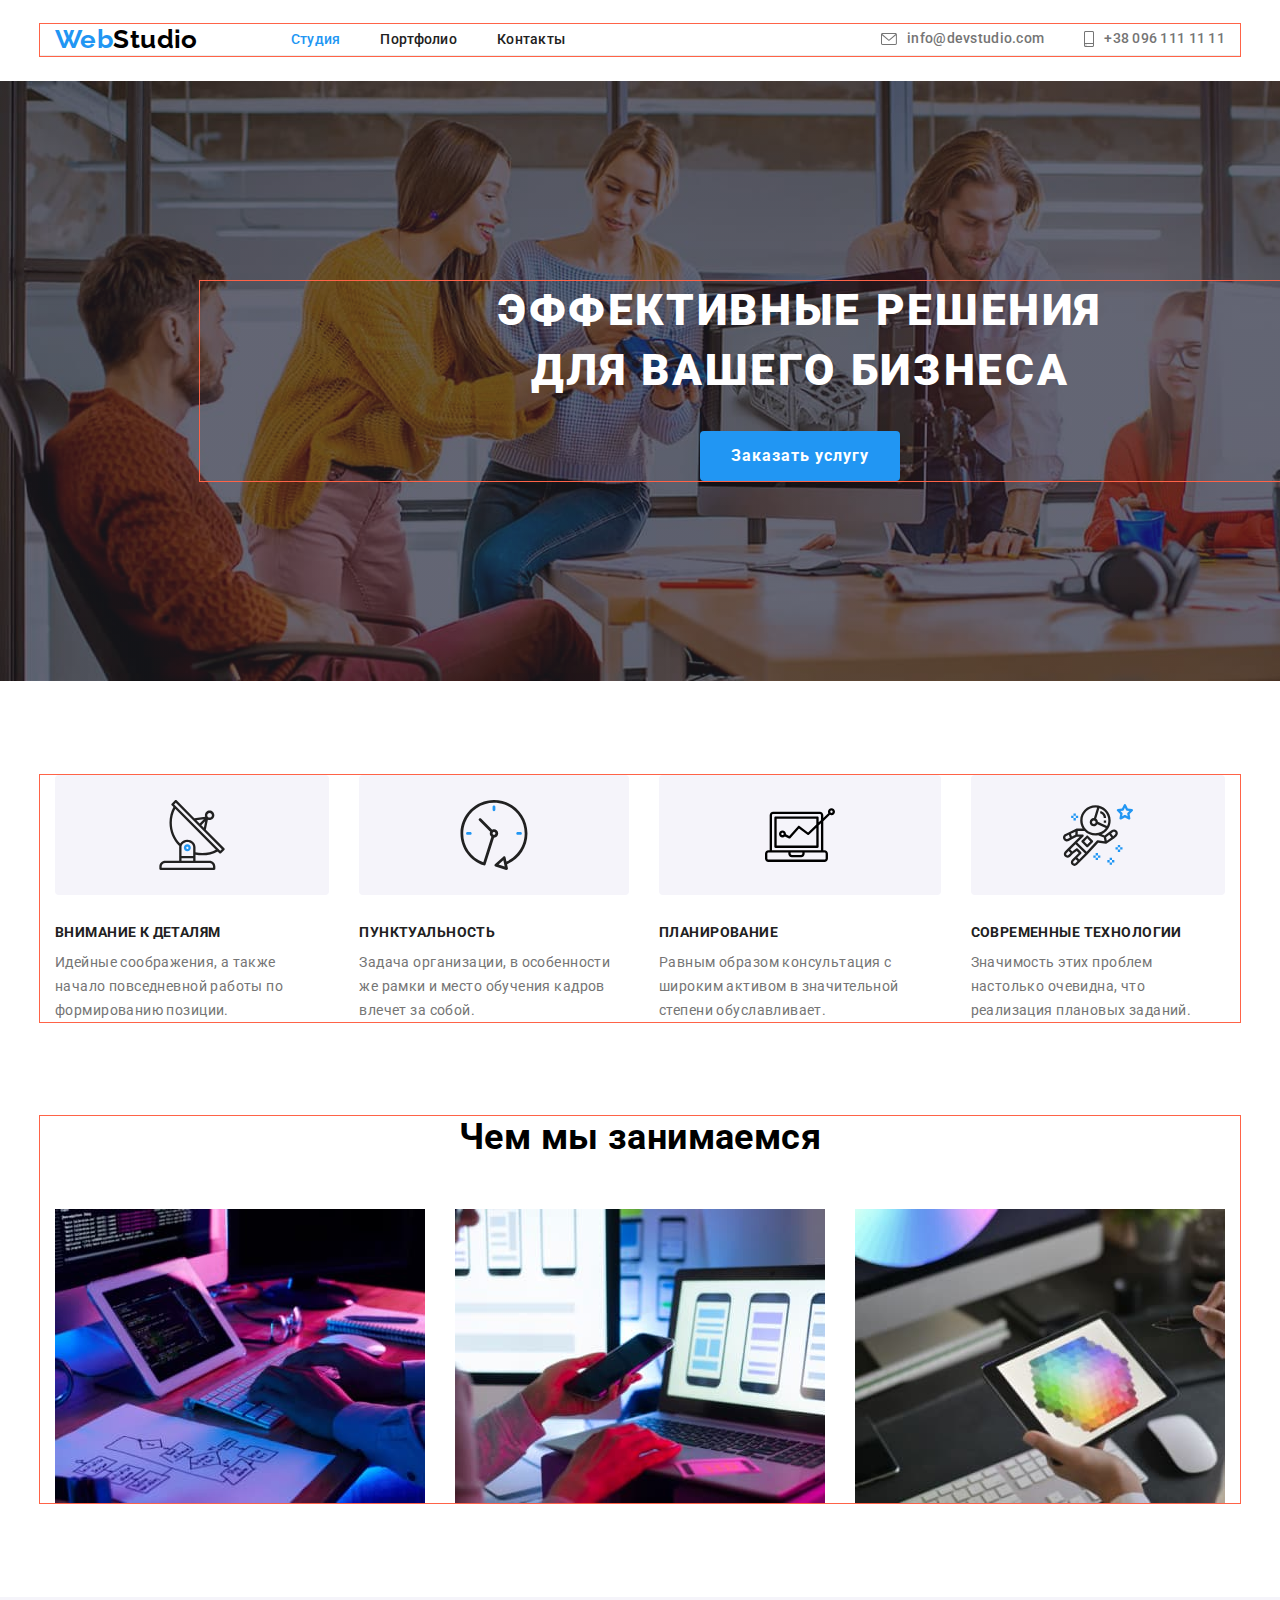
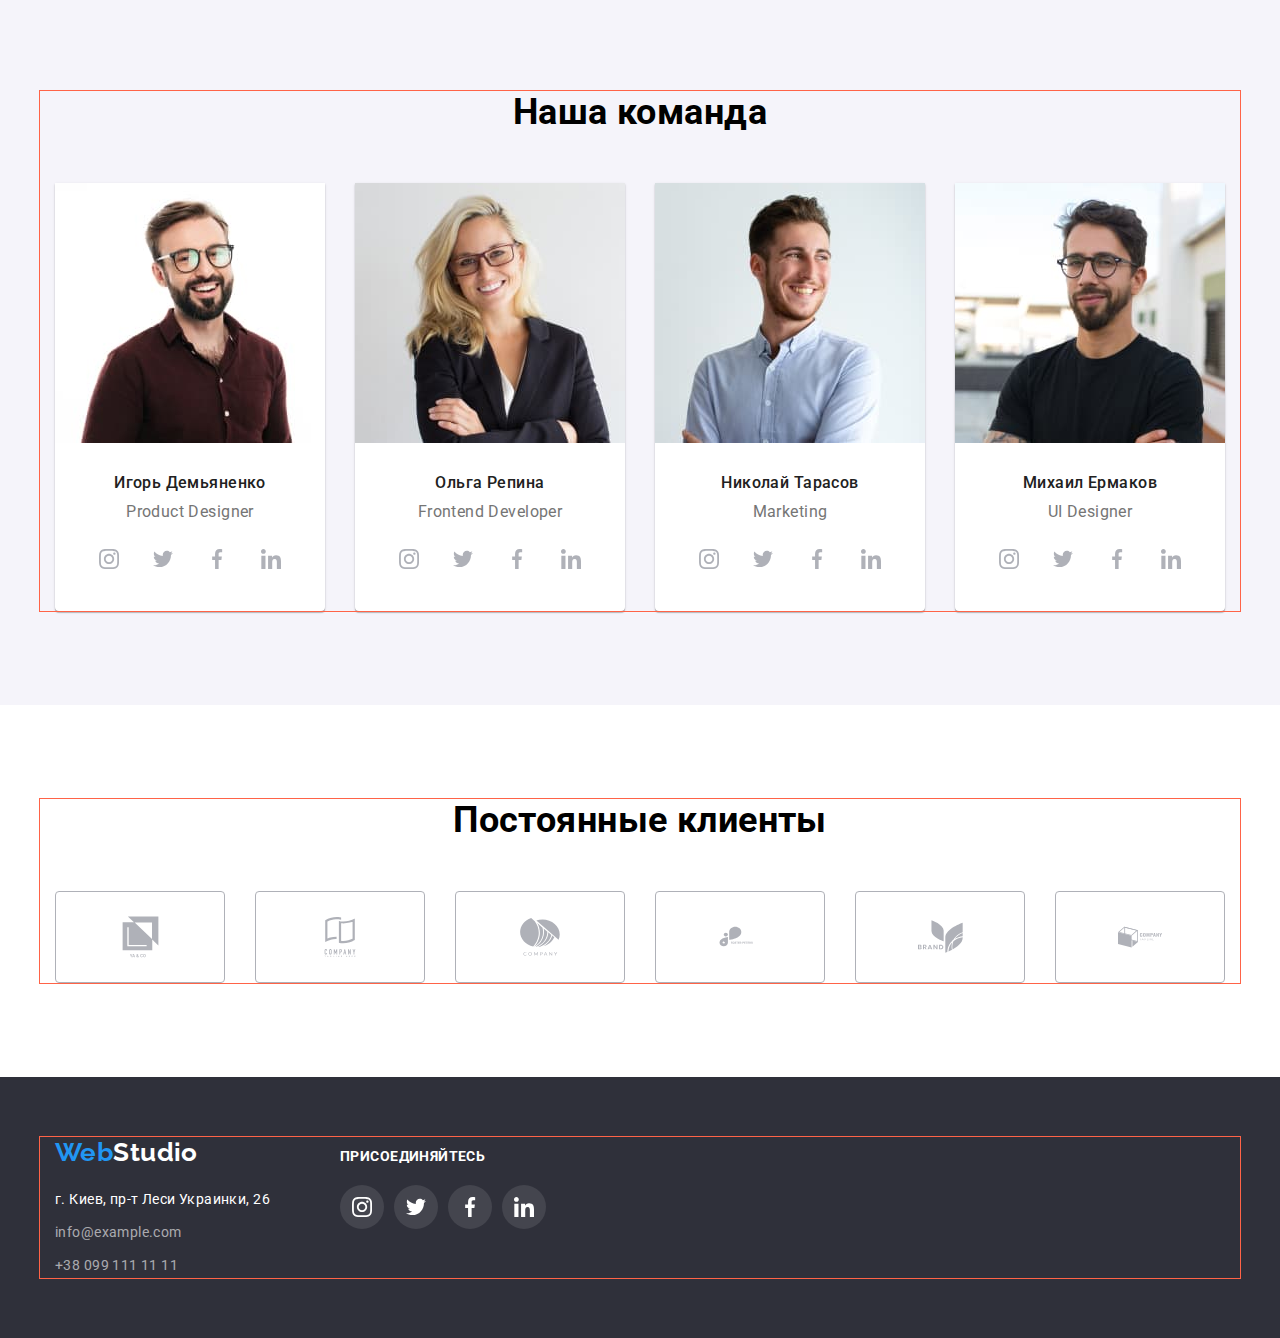
<file: index.html>
<!DOCTYPE html>
<html lang="ru">
  <head>
    <meta charset="UTF-8" />
    <meta http-equiv="X-UA-Compatible" content="IE=edge" />
    <meta name="viewport" content="width=device-width, initial-scale=1.0" />
    <title lang="en">WebStudio</title>
    
    <link rel="preconnect" href="https://fonts.googleapis.com">
    <link rel="preconnect" href="https://fonts.gstatic.com" crossorigin>
    <link href="https://fonts.googleapis.com/css2?family=Raleway:wght@700&family=Roboto:wght@400;500;700;900&display=swap" rel="stylesheet">

<link rel="stylesheet" href="https://cdn.jsdelivr.net/npm/modern-normalize@1.1.0/modern-normalize.min.css">

    <link rel="stylesheet" href="./css/styles.css">
  </head>

  <body>
    <!--Шапка-->
    <header class="top-header">
      <div class="container page-header-container">
      <nav class="nav">
        <a class="logo link" href="./index.html" lang="en"> <span class="accent">Web</span>Studio</a>

        <ul class="site-list list">
          <li class="site-item"><a class="site-link current link" href="./index.html">Студия</a></li>
          <li class="site-item"><a class="site-link link" href="./portfolio.html">Портфолио</a></li >
          <li class="site-item"><a  class="site-link link" href="">Контакты</a></li>
        </ul>
      </nav>

      <ul class="contact list">
        <li class="contact-item link">
          <a class="contact-link contact-link-mail link" 
           href="mailto:info@devstudio.com">
          <svg class="icon-envelope">
            <use href="./images/sprite-envelope.svg#icon-envelope-hover-1"></use>
          </svg>
          info@devstudio.com</a></li>
        <li class="contact-item contact-item-phone"><a class="contact-link link"  href="tel:+380961111111"><svg class="icon-smartphone">
          <use href="./images/sprite-smartphone.svg#icon-smartphone-1-1"></use>
        </svg> +38 096 111 11 11</a></li>
      </ul>
     
      </div>
    </header>

    <!--Уникальный контент страницы-->
    <main>
      <section class="hero section">
        <div class="container">
        <h1 class="main-title">Эффективные решения для вашего бизнеса</h1>
        <button class="modal-btm" type="button">Заказать услугу</button>
        </div>
      </section>
  

      <!--Особенности-->
      <section class="properties section">
        <div class="container">
        <!--скрытый h2-->
        <h2 class="title-properties visually-hidden">Особенности</h2>
            <ul class="properties-item properties-item-text list">
          
              <li class="properties-list">
            <div class="properties-cards">
                <svg class="properties-icom" width="70" height="70">
              <use href="./images/sprite.svg#icon-antenna"></use>
            </svg>
            </div>
            <h3 class="properties-title-text">Внимание к деталям</h3>
            <p class="properties-text">
              Идейные соображения, а также начало повседневной работы по
              формированию позиции.
            </p>
          </li>

          <li class="properties-list">
            <div class="properties-cards">
            <svg class="properties-icom" width="70" height="70">
              <use href="./images/sprite.svg#icon-clock"></use>
            </svg>
            </div>
            <h3 class="properties-title-text">Пунктуальность</h3>
            <p class="properties-text">
              Задача организации, в особенности же рамки и место обучения кадров
              влечет за собой.
            </p>
          </li>

          <li class="properties-list">
            <div class="properties-cards">
            <svg class="properties-icom" width="70" height="70">
              <use href="./images/sprite.svg#icon-Vector"></use>
            </svg>
            </div>
            <h3 class="properties-title-text">Планирование</h3>
            <p class="properties-text">
              Равным образом консультация с широким активом в значительной
              степени обуславливает.
            </p>
          </li>

          <li class="properties-list">
            <div class="properties-cards">
            <svg class="properties-icom" width="70" height="70">
              <use href="./images/sprite.svg#icon-astronaut"></use>
            </svg>
            </div>
            <h3 class="properties-title-text">Современные технологии</h3>
            <p class="properties-text">
              Значимость этих проблем настолько очевидна, что реализация
              плановых заданий.
            </p>
          </li>
        </ul>
        </div>
      </section>

      <!--Чем мы занимаемся-->
      <section class="activity section">
        <div class="container">
        <h2 class="title">Чем мы занимаемся</h2>
        <ul class="activity-item list">
          <li class="activity-list">
            <img
              src="./images/activity/web.jpg"
              alt="верстка сайта по макету"
              width="370"
              height="294"
            />
          </li>
          <li class="activity-list">
            <img
              src="./images/activity/mobil.jpg"
              alt="создание мобильных приложений"
              width="370"
              height="294"
            />
          </li>
          <li class="activity-list">
            <img
              src="./images/activity/design.jpg"
              alt="дизайн сайтов"
              width="370"
              height="294"
            />
          </li>
        </ul>
        </div>
      </section>

      <!--Наша команда-->
      <section class="team section">
        <div class="container">
        <h2 class="title">Наша команда</h2>
        <ul class="team-item list">
          <li class="team-list">
            <img
              src="./images/team/Product-Designer.jpg"
              alt="Игорь Демьяненко"
              width="270"
              height="260"
            />
            <div class="name-container">
            <h3 class="name-title">Игорь Демьяненко</h3>
            <p class="name-text" lang="en">Product Designer</p>
            <ul class="social-list list">
              <li class="social-list-item link">
                <a href="" class="social-list-link">
                  <svg class="social-list-icom" width="20" height="20">
                    <use href="./images/sprite.svg#icon-instagram"></use>
                  </svg>
                </a>
              </li>
              <li class="social-list-item">
                <a href="" class="social-list-link">
                  <svg class="social-list-icom" width="20" height="20" >
                    <use href="./images/sprite.svg#icon-twitter"></use>
                  </svg>
                </a>
              </li>
              <li class="social-list-item">
                <a href="" class="social-list-link">
                  <svg class="social-list-icom" width="20" height="20" >
                    <use href="./images/sprite.svg#icon-facebook"></use>
                  </svg>
                </a>
              </li>
              <li class="social-list-item">
                <a href="" class="social-list-link">
                  <svg class="social-list-icom" width="20" height="20">
                    <use href="./images/sprite.svg#icon-linkedin"></use>
                  </svg>
                </a>
              </li>
            </ul>
            </div>
          </li>
          <li class="team-list">
            <img
              src="./images/team/Frontend-Developer.jpg"
              alt="Ольга Репина"
              width="270"
              height="260"
            />
            <div class="name-container">
            <h3 class="name-title">Ольга Репина</h3>
            <p class="name-text" lang="en">Frontend Developer</p>
            <ul class="social-list list">
              <li class="social-list-item link">
                <a href="" class="social-list-link">
                  <svg class="social-list-icom" width="20" height="20">
                    <use href="./images/sprite.svg#icon-instagram"></use>
                  </svg>
                </a>
              </li>
              <li class="social-list-item">
                <a href="" class="social-list-link">
                  <svg class="social-list-icom" width="20" height="20">
                    <use href="./images/sprite.svg#icon-twitter"></use>
                  </svg>
                </a>
              </li>
              <li class="social-list-item">
                <a href="" class="social-list-link">
                  <svg class="social-list-icom" width="20" height="20">
                    <use href="./images/sprite.svg#icon-facebook"></use>
                  </svg>
                </a>
              </li>
              <li class="social-list-item">
                <a href="" class="social-list-link">
                  <svg class="social-list-icom" width="20" height="20">
                    <use href="./images/sprite.svg#icon-linkedin"></use>
                  </svg>
                </a>
              </li>
            </ul>
            </div>
          </li>
          <li class="team-list">
            <img
              src="./images/team/Marketing.jpg"
              alt="Николай Тарасов"
              width="270"
              height="260"
            />
            <div class="name-container">
            <h3 class="name-title">Николай Тарасов</h3>
            <p class="name-text" lang="en">Marketing</p>
            <ul class="social-list list">
              <li class="social-list-item link">
                <a href="" class="social-list-link">
                  <svg class="social-list-icom" width="20" height="20">
                    <use href="./images/sprite.svg#icon-instagram"></use>
                  </svg>
                </a>
              </li>
              <li class="social-list-item">
                <a href="" class="social-list-link">
                  <svg class="social-list-icom" width="20" height="20">
                    <use href="./images/sprite.svg#icon-twitter"></use>
                  </svg>
                </a>
              </li>
              <li class="social-list-item">
                <a href="" class="social-list-link">
                  <svg class="social-list-icom" width="20" height="20">
                    <use href="./images/sprite.svg#icon-facebook"></use>
                  </svg>
                </a>
              </li>
              <li class="social-list-item">
                <a href="" class="social-list-link">
                  <svg class="social-list-icom" width="20" height="20">
                    <use href="./images/sprite.svg#icon-linkedin"></use>
                  </svg>
                </a>
              </li>
            </ul>
            </div>
          </li>
          <li class="team-list">
            <img
              src="./images/team/UI-Designer.jpg"
              alt="Михаил Ермаков"
              width="270"
              height="260"
            />
            <div class="name-container">
            <h3 class="name-title">Михаил Ермаков</h3>
            <p class="name-text" lang="en">UI Designer</p>
            <ul class="social-list list">
              <li class="social-list-item link">
                <a href="" class="social-list-link">
                  <svg class="social-list-icom" width="20" height="20">
                    <use href="./images/sprite.svg#icon-instagram"></use>
                  </svg>
                </a>
              </li>
              <li class="social-list-item">
                <a href="" class="social-list-link">
                  <svg class="social-list-icom" width="20" height="20">
                    <use href="./images/sprite.svg#icon-twitter"></use>
                  </svg>
                </a>
              </li>
              <li class="social-list-item">
                <a href="" class="social-list-link">
                  <svg class="social-list-icom" width="20" height="20">
                    <use href="./images/sprite.svg#icon-facebook"></use>
                  </svg>
                </a>
              </li>
              <li class="social-list-item">
                <a href="" class="social-list-link">
                  <svg class="social-list-icom" width="20" height="20">
                    <use href="./images/sprite.svg#icon-linkedin"></use>
                  </svg>
                </a>
              </li>
            </ul>
            </div>
          </li>
        </ul>
        </div>
      </section>
  <!--Постоянные клиенты-->
<section class="clients section">
  <div class="container"> 
  <h2 class="title">Постоянные клиенты</h2>
  <ul class="clients-item list">
    <li class="clients-list">
      <a href="" class="clients-link"> 
        <svg class="clients-link-icom" width="41" height="42"> 
          <use href="./images/sprite.svg#icon-group-i">
          </use> 
        </svg>
      </a>
    </li>
    <li class="clients-list">
      <a href="" class="clients-link"> 
        <svg class="clients-link-icom" width="40" height="52">
          <use href="./images/sprite.svg#icon-group-ii">
          </use>
        </svg>
      </a>
    </li>
    <li class="clients-list">
      <a href="" class="clients-link">
        <svg class="clients-link-icom" width="44" height="41">
          <use href="./images/sprite.svg#icon-group-iii">
          </use>
        </svg>
      </a>
    </li>
    <li class="clients-list">
      <a href="" class="clients-link"> 
        <svg class="clients-link-icom" width="84" height="41">
          <use href="./images/sprite.svg#icon-group-iv">
          </use>
        </svg>
      </a>
    </li>
    <li class="clients-list">
      <a href="" class="clients-link"> 
        <svg class="clients-link-icom" width="63" height="45">
          <use href="./images/sprite.svg#icon-group-v">
          </use>
        </svg>
      </a>
    </li>
    <li class="clients-list">
      <a href="" class="clients-link"> 
        <svg class="clients-link-icom" width="94" height="44">
          <use href="./images/sprite.svg#icon-group-vi">
          </use>
        </svg>
      </a>
    </li>
  </ul>
  </div>
</section>
    </main>

    <!--Подвал страницы-->
    <footer class="footer logo-footer">
      <div class="container container-footer">
        <div class="container-left">
      <a class="link logo logo-footer" href="./index.html" lang="en"> <span class="accent">Web</span><span class="accent-second">Studio</span></a>
      <address class="address">
        <ul class="list-direction list">
          <li class="direction-item">
            <a class="direction-link-light link"
              href="https://goo.gl/maps/oxH6Qy7vW1JRrcVw8"
              target="_blank"
              rel="noopener nofollow noreferrer"
              >г. Киев, пр-т Леси Украинки, 26</a
            >
          </li>
          <li class="direction-item mail-item">
            <a class="direction-link-dark link" href="mailto:info@example.com">info@example.com</a>
          </li>
          <li class="direction-item  phone-item">
            <a class="direction-link-dark link" href="tel:+380991111111">+38 099 111 11 11</a>
          </li>
        </ul>
      </address>
      </div>
      <div class="container-riht">
        <h3 class="properties-title-text properties-title-text-white ">присоединяйтесь</h3>
          <ul class="social-list-footer list">
            <li class="social-item-footer"> <a class="social-link-footer" href=""> <svg class="social-footer-icom" width="20" height="20"> <use href="./images/sprite.svg#icon-instagram">
             </use> </svg> </a></li>
            <li class="social-item-footer"> <a class="social-link-footer" href=""> <svg class="social-footer-icom" width="20" height="20"> <use href="./images/sprite.svg#icon-twitter">
             </use> </svg> </a></li>
            <li class="social-item-footer"> <a class="social-link-footer" href=""> <svg class="social-footer-icom" width="20" height="20"> <use href="./images/sprite.svg#icon-facebook">
             </use> </svg> </a></li>
            <li class="social-item-footer"> <a class="social-link-footer" href=""> <svg class="social-footer-icom" width="20" height="20"> <use href="./images/sprite.svg#icon-linkedin">
             </use> </svg> </a></li>
          </ul>
          </div>
      </div>
    </footer>
  </body>
</html>
</file>
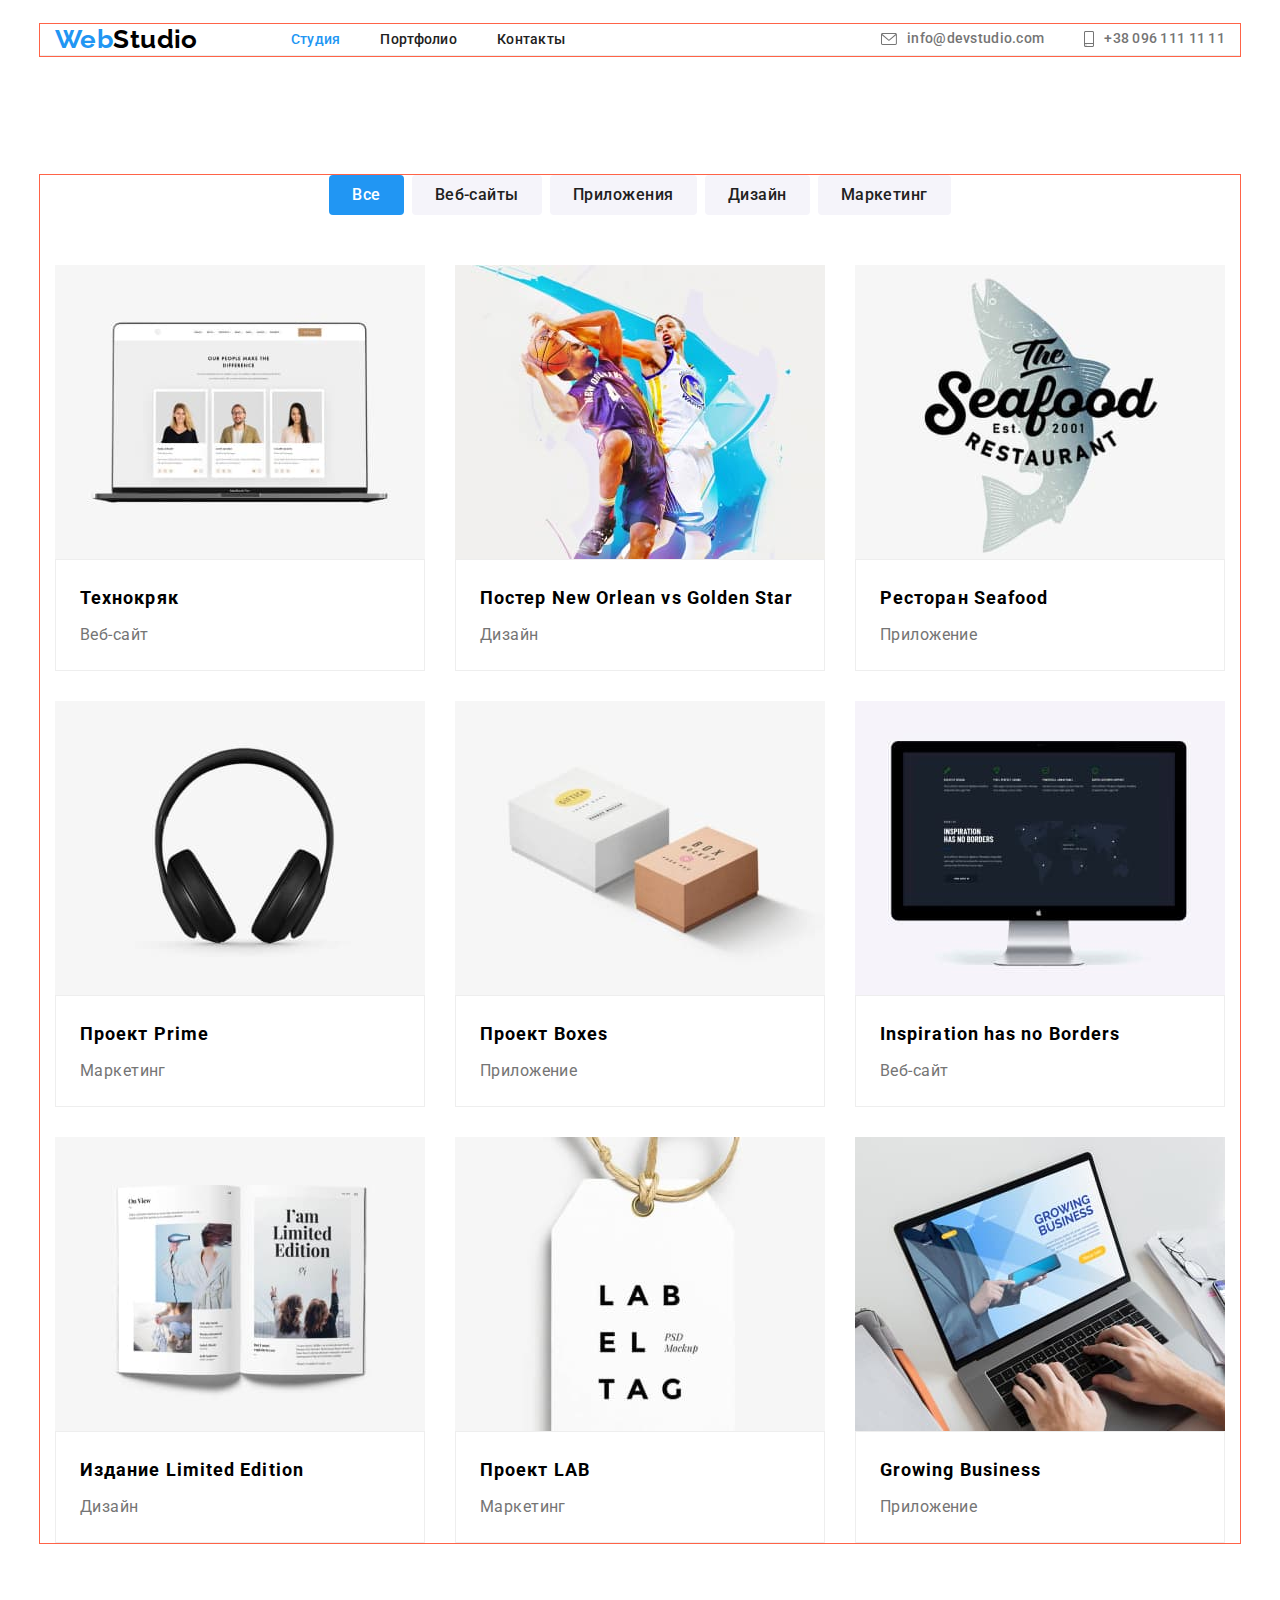
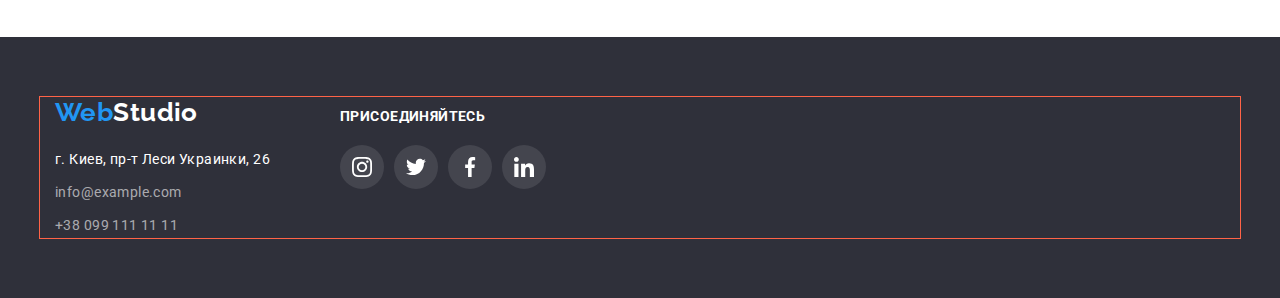
<file: portfolio.html>
<!DOCTYPE html>
<html lang="ru">
<head>
    <meta charset="UTF-8">
    <meta http-equiv="X-UA-Compatible" content="IE=edge">
    <meta name="viewport" content="width=device-width, initial-scale=1.0">
    <title>Portfolio</title>
    
    <link rel="preconnect" href="https://fonts.googleapis.com">
    <link rel="preconnect" href="https://fonts.gstatic.com" crossorigin>
    <link href="https://fonts.googleapis.com/css2?family=Raleway:wght@700&family=Roboto:wght@400;500;700;900&display=swap" rel="stylesheet">

    <link rel="stylesheet" href="https://cdn.jsdelivr.net/npm/modern-normalize@1.1.0/modern-normalize.min.css">

    <link rel="stylesheet" href="./css/styles.css">
</head>
<body>
      <!--Шапка-->
      <header class="top-header">
        <div class="container page-header-container">
          <nav class="nav">
            <a class="logo link" href="./index.html" lang="en"> <span class="accent">Web</span>Studio</a>
      
            <ul class="site-list list">
              <li class="site-item"><a class="site-link current link" href="./index.html">Студия</a></li>
              <li class="site-item"><a class="site-link link" href="./portfolio.html">Портфолио</a></li>
              <li class="site-item"><a class="site-link link" href="">Контакты</a></li>
            </ul>
          </nav>
      
          <ul class="contact list">
            <li class="contact-item link">
              <a class="contact-link contact-link-mail link" href="mailto:info@devstudio.com">
                <svg class="icon-envelope">
                  <use href="./images/sprite-envelope.svg#icon-envelope-hover-1"></use>
                </svg>
                info@devstudio.com</a>
            </li>
            <li class="contact-item contact-item-phone"><a class="contact-link link" href="tel:+380961111111"><svg
                  class="icon-smartphone">
                  <use href="./images/sprite-smartphone.svg#icon-smartphone-1-1"></use>
                </svg> +38 096 111 11 11</a></li>
          </ul>
      
        </div>
      </header>


       <!--Уникальный контент страницы-->
       <main>
         <section class="section">
           <div class="container">
          <!--скрытый текст-->
          <h1 class="visually-hidden">Навигация</h1>
          <div class="btn-nav">
          <ul class="btn-nav-item list">
            <li class="btn-nav-list"> <button class="button button-primery" type="button">Все</button></li>
            <li class="btn-nav-list"> <button class="button" type="button">Веб-сайты</button></li>
            <li class="btn-nav-list"> <button class="button"  type="button">Приложения</button></li>
            <li class="btn-nav-list"> <button class="button"  type="button">Дизайн</button></li>
            <li class="btn-nav-list"> <button class="button"   type="button">Маркетинг</button></li>
          </ul>
          </div>
        
          <!-- Разделы с картинками -->
              <ul class="nav-content-item list">
                  <li class="nav-content-list">
                    <a class="nav-link link" href="">
                      <img src="./images/projects/web-techno.jpg" alt="Ноутбук" width="370" height="294"/>
                      <div class="nav-content-container">
                      <h3  class="nav-content-titre">Технокряк</h3>
                      <p class="nav-content-text">Веб-сайт</p>
                      </div>
                      </a>
                     
                  </li>
                <li class="nav-content-list">
                  <a class="nav-link link" href="">
                    <img src="./images/projects/design-poster.jpg" alt="Баскетбол" width="370" height="294"/>
                    <div class="nav-content-container">
                    <h3 class="nav-content-titre">Постер New Orlean vs Golden Star</h3>
                    <p class="nav-content-text">Дизайн</p>
                    </div>
                    </a>
                </li>
                <li class="nav-content-list">
                  <a class="nav-link link" href="">
                    <img src="./images/projects/app-restoran.jpg" alt="Название ресторана" width="370" height="294"/>
                    <div class="nav-content-container">
                    <h3 class="nav-content-titre">Ресторан Seafood</h3>
                    <p class="nav-content-text">Приложение</p>
                    </div>
                    </a>
                </li>
                <li class="nav-content-list">
                  <a class="nav-link link" href="">
                    <img src="./images/projects/marketing-project.jpg" alt="наушники" width="370" height="294"/>
                    <div class="nav-content-container">
                    <h3 class="nav-content-titre">Проект Prime</h3>
                    <p class="nav-content-text">Маркетинг</p>
                    </div>
                    </a>
                </li>
                <li class="nav-content-list">
                  <a class="nav-link link" href="">
                    <img src="./images/projects/app-project-boxes.jpg" alt="коробки" width="370" height="294"/>
                    <div class="nav-content-container">
                    <h3 class="nav-content-titre">Проект Boxes</h3>
                    <p class="nav-content-text">Приложение</p>
                    </div>
                    </a>
                </li>
                <li class="nav-content-list">
                  <a class="nav-link link" href="">
                    <img src="./images/projects/web-inspiration.jpg" alt="монитор" width="370" height="294"/>
                    <div class="nav-content-container">
                    <h3 class="nav-content-titre"  lang="en">Inspiration has no Borders</h3>
                    <p class="nav-content-text">Веб-сайт</p>
                    </div>
                    </a>
                </li>
                <li class="nav-content-list">
                  <a class="nav-link link" href="">
                    <img src="./images/projects/design-magazin.jpg" alt="этикетка" width="370" height="294"/>
                    <div class="nav-content-container">
                    <h3 class="nav-content-titre">Издание Limited Edition</h3>
                    <p class="nav-content-text">Дизайн</p>
                    </div>
                    </a>
                </li>
                <li class="nav-content-list">
                  <a class="nav-link link" href="">
                    <img src="./images/projects/marketing-project-lab.jpg" alt="ноутбук" width="370" height="294"/>
                    <div class="nav-content-container">
                    <h3 class="nav-content-titre">Проект LAB</h3>
                    <p class="nav-content-text">Маркетинг</p>
                    </div>
                    </a>
                </li>
                <li class="nav-content-list">
                  <a class="nav-link link" href="">
                    <img src="./images/projects/app-growing-business.jpg" alt="ноутбук" width="370" height="294"/>
                    <div class="nav-content-container">
                    <h3 class="nav-content-titre" lang="en">Growing Business</h3>
                    <p class="nav-content-text">Приложение</p>
                    </div>
                    </a>
                </li>
            </ul>
            </div>
            </div>
         </section>
       </main>
  <!--Подвал страницы-->
  <footer class="footer logo-footer">
    <div class="container container-footer">
      <div class="container-left">
        <a class="link logo logo-footer" href="./index.html" lang="en"> <span class="accent">Web</span><span
            class="accent-second">Studio</span></a>
        <address class="address">
          <ul class="list-direction list">
            <li class="direction-item">
              <a class="direction-link-light link" href="https://goo.gl/maps/oxH6Qy7vW1JRrcVw8" target="_blank"
                rel="noopener nofollow noreferrer">г. Киев, пр-т Леси Украинки, 26</a>
            </li>
            <li class="direction-item mail-item">
              <a class="direction-link-dark link" href="mailto:info@example.com">info@example.com</a>
            </li>
            <li class="direction-item  phone-item">
              <a class="direction-link-dark link" href="tel:+380991111111">+38 099 111 11 11</a>
            </li>
          </ul>
        </address>
      </div>
      <div class="container-riht">
        <h3 class="properties-title-text properties-title-text-white ">присоединяйтесь</h3>
        <ul class="social-list-footer list">
          <li class="social-item-footer"> <a class="social-link-footer" href=""> <svg class="social-footer-icom"
                width="20" height="20">
                <use href="./images/sprite.svg#icon-instagram">
                </use>
              </svg> </a></li>
          <li class="social-item-footer"> <a class="social-link-footer" href=""> <svg class="social-footer-icom"
                width="20" height="20">
                <use href="./images/sprite.svg#icon-twitter">
                </use>
              </svg> </a></li>
          <li class="social-item-footer"> <a class="social-link-footer" href=""> <svg class="social-footer-icom"
                width="20" height="20">
                <use href="./images/sprite.svg#icon-facebook">
                </use>
              </svg> </a></li>
          <li class="social-item-footer"> <a class="social-link-footer" href=""> <svg class="social-footer-icom"
                width="20" height="20">
                <use href="./images/sprite.svg#icon-linkedin">
                </use>
              </svg> </a></li>
        </ul>
      </div>
    </div>
  </footer>
</body>
</html>
</file>
<file: css/styles.css>
:root {
  --primary-font: "Roboto", sans-serif;
  --text-color: #757575;
  --title-color: #212121;
  --accent-color: #2196f3;
  --background-color: #ffffff;
  --second-title: #ffffff;
  --border-color: #ececec;
  --properties-color: E5E5E5;
  --team-color: #f5f4fa;
  --buttom-color: #f5f4fa;
  --color-link-icom: #afb1b8;
}

body {
  font-family: var(--primary-font);
  font-size: 14px;
  letter-spacing: 0.03em;
  background-color: var(--background-color);
}

/* Общие настройки */

/* Стили для обнуления верхних отступов у элементов */
h1,
h2,
h3,
h4,
h5,
h6,
p {
  margin: 0;
}
/* Класс для обнуления базовых свойств у списков (ul) */
.list {
  list-style: none;
  padding-left: 0;
  margin: 0;
}
/* Класс для обнуления базовых свойств у ссылок */
.link {
  text-decoration: none;
  color: inherit;
}
/* Свойства для корректного отображения картинок */
img {
  display: block;
  max-width: 100%;
  height: auto;
}

/* Свойство для кнопок */

button {
  cursor: pointer;
}

/* Свойства для обнуления курсива у address */

address {
  font-style: normal;
}

.container {
  width: 1200px;
  padding-left: 15px;
  padding-right: 15px;
  outline: 1px solid tomato;
  margin: 0 auto;
}
/*Главная страница*/

/* HEADER */
.page-header-container {
  display: flex;
  align-items: center;
  justify-content: space-between;
  border-bottom: 1px solid var(--border-color);
}

.nav {
  display: flex;
  align-items: center;
}

.site-list {
  display: flex;
  align-items: center;
}

.contact {
  display: flex;
  align-items: center;
}

.top-header {
  background-color: #ffffff;
  padding-top: 24px;
  padding-bottom: 25px;
}

.logo {
  margin-right: 93px;

  font-family: "Raleway", sans-serif;
  font-weight: 700;
  font-size: 26px;
  line-height: 1.19;
  color: #000000;
}
.accent {
  color: var(--accent-color);
}

.site-item:not(:last-child) {
  margin-right: 40px;
}

.site-link {
  font-weight: 500;
  line-height: 1.14;
  letter-spacing: 0.02em;
  color: var(--title-color);
}

.site-link:hover,
.site-link:focus {
  color: var(--accent-color);
}

.current {
  color: var(--accent-color);
}

.contact-link {
  display: flex;
  align-items: center;
  font-weight: 500;
  line-height: 1.14;
  letter-spacing: 0.02em;
  color: var(--text-color);
}

.contact-link-mail {
  margin-right: 30px;
  margin-left: 10px;
}

.contact-item-phone {
  margin-left: 10px;
}

.contact-link:hover,
.contact-link:focus {
  color: var(--accent-color);
}

.icon-envelope {
  width: 16px;
  height: 12px;
  fill: currentColor;
  margin-right: 10px;
}

.icon-smartphone {
  width: 10px;
  height: 16px;
  fill: currentColor;
  margin-right: 10px;
}

/* HERO */

.section {
  padding-top: 94px;
  padding-bottom: 94px;
}

.hero {
  padding-top: 200px;
  padding-bottom: 200px;
  text-align: center;
  background-image: linear-gradient(
      rgba(47, 48, 58, 0.4),
      rgba(47, 48, 58, 0.4)
    ),
    url(../images/hero/bg.jpg);
  background-size: cover;
  background-repeat: no-repeat;
  background-position: center;
  min-width: 1600px;
  margin-left: auto;
  margin-right: auto;
  background-color: #c4c4c4;
}

.main-title {
  font-weight: 900;
  font-size: 44px;
  line-height: 1.36;
  text-align: center;
  align-items: center;
  letter-spacing: 0.06em;
  text-transform: uppercase;
  color: var(--second-title);
  width: 696px;
  margin-left: auto;
  margin-right: auto;
  margin-bottom: 30px;
}

.modal-btm {
  font-weight: 700;
  font-size: 16px;
  line-height: 1.88;
  letter-spacing: 0.06em;
  color: var(--second-title);
  background-color: #2196f3;

  box-shadow: 0px 4px 4px rgba(0, 0, 0, 0.15);
  border-radius: 4px;
  border: none;
  min-width: 200px;
  padding-top: 10px;
  padding-bottom: 10px;
  padding-left: 30px;
  padding-right: 30px;
}

.modal-btm:hover,
.modal-btm:focus {
  color: var(--title-color);
}

/*Особенности*/

.visually-hidden {
  position: absolute;
  width: 1px;
  height: 1px;
  margin: -1px;
  border: 0;
  padding: 0;

  white-space: nowrap;
  clip-path: inset(100%);
  clip: rect(0 0 0 0);
  overflow: hidden;
}

.title-properties {
  font-size: 36px;
  line-height: 1.17;
  text-align: center;
  padding-top: 0px;
}

.properties {
  background-color: var(--properties-color);
}

.properties-item {
  display: flex;
  justify-content: space-between;
}

/* .properties-link {
  display: flex;
  justify-content: space-between;
  align-items: center;
} */

.properties-list:not(:last-child) {
  margin-right: 30px;
}

.properties-title-text {
  font-size: 14px;
  line-height: 1.14;
  text-transform: uppercase;
  color: var(--title-color);
  margin-top: 30px;
}

.properties-text {
  line-height: 1.71;
  color: var(--text-color);

  margin-top: 10px;
}

.propertires-list {
  align-items: center;
}

.properties-cards {
  display: flex;
  justify-content: center;
  align-items: center;
  height: 120px;
  background-color: #f5f4fa;
  border-radius: 4px;
}

/*Чем мы занимаемся*/
.activity {
  padding-top: 0px;
}

.activity-item {
  display: flex;
  flex-wrap: wrap;
  gap: 30px;

  margin-top: 50px;
}

/*Наша команда*/
.team {
  background-color: var(--team-color);
}

.team-item {
  display: flex;
  justify-content: space-between;

  margin-top: 50px;
}

.team-list {
  box-shadow: 0px 1px 3px rgba(0, 0, 0, 0.12), 0px 1px 1px rgba(0, 0, 0, 0.14),
    0px 2px 1px rgba(0, 0, 0, 0.2);
  border-radius: 0px 0px 4px 4px;
  background-color: #ffffff;
}

.title {
  font-size: 36px;
  line-height: 1.17;
  text-align: center;
}

.name-container {
  padding-top: 30px;
  padding-bottom: 30px;
}

.name-title {
  font-weight: 500;
  font-size: 16px;
  line-height: 1.19;
  text-align: center;
  color: var(--title-color);
}

.name-text {
  font-size: 16px;
  line-height: 1.19;
  text-align: center;
  color: var(--text-color);

  margin-top: 10px;
}

.social-list {
  display: flex;
  justify-content: center;
  gap: 10px;
  margin-top: 16px;
}

.social-list-link {
  display: flex;
  justify-content: center;
  align-items: center;
  width: 44px;
  height: 44px;
  border-radius: 50%;
  color: var(--color-link-icom);
}

.social-list-link:hover,
.social-list-link:focus {
  background-color: var(--accent-color);
  color: var(--team-color);
}

.social-list-icom {
  fill: currentColor;
}

/* Постоянные клиенты */

.clients-item {
  display: flex;
  justify-content: center;
  gap: 30px;
  margin-top: 50px;
}

.clients-link {
  display: flex;
  justify-content: center;
  align-items: center;

  width: 170px;
  height: 92px;
  border: 1px solid;
  border-radius: 4px;
  border-color: var(--color-link-icom);
  color: var(--color-link-icom);
}

.clients-link:hover,
.clients-link:focus {
  border-color: var(--accent-color);
  color: var(--accent-color);
}

.clients-link-icom {
  fill: currentColor;
}

/* FOOTER */

footer {
  background-color: #2f303a;
  padding: 60px 0;
}

.logo-footer {
  margin-right: 0px;
}

.address {
  margin-top: 20px;
}
.mail-item {
  margin-top: 9px;
}

.phone-item {
  margin-top: 9px;
}

.accent-second {
  color: #ffffff;
}

.direction-item {
  font-style: normal;
  font-weight: 400;
  line-height: 1.71;
  background: #2f303a;
}
.direction-link-light {
  color: var(--second-title);
}

.direction-link-dark {
  color: rgba(255, 255, 255, 0.6);
}

.direction-link-dark:hover,
.direction-link-dark:focus {
  color: var(--accent-color);
}

.properties-title-text-white {
  font-weight: 700;
  font-size: 14px;
  line-height: 1.14;
  letter-spacing: 0.03em;
  text-transform: uppercase;
  color: var(--second-title);
  margin-top: 0%;
}

.container-footer {
  display: flex;
  align-items: baseline;
}

.container-riht {
  margin-left: 70px;
}

.social-list-footer {
  display: flex;
  justify-content: center;
  gap: 10px;
  margin-top: 20px;
}

.social-link-footer {
  display: flex;
  justify-content: center;
  align-items: center;
  width: 44px;
  height: 44px;
  border-radius: 50%;
  background-color: rgba(255, 255, 255, 0.1);
  color: var(--second-title);
}

.social-link-footer:hover,
.social-link-footer:focus {
  background-color: var(--accent-color);
}

.social-footer-icom {
  fill: currentColor;
}
/*Портфолио*/

/*Навигация*/

.btn-nav-item {
  display: flex;
  align-items: center;
  justify-content: center;
}

.btn-nav-list:not(:last-child) {
  margin-right: 8px;
}

button {
  font-family: inherit;
}

.button {
  font-weight: 500;
  font-size: 16px;
  line-height: 1.6;
  text-align: center;
  letter-spacing: 0.03em;
  color: var(--title-color);
  background-color: var(--buttom-color);

  border-radius: 4px;
  border: 1px solid transparent;

  padding-top: 6px;
  padding-bottom: 6px;
  padding-left: 22px;
  padding-right: 22px;
}

.button-primery {
  background-color: var(--accent-color);
  color: var(--second-title);
}

.button:hover,
.button:focus {
  color: #ffffff;
  background: #2196f3;
  box-shadow: 0px 3px 1px rgba(0, 0, 0, 0.1), 0px 1px 2px rgba(0, 0, 0, 0.08),
    0px 2px 2px rgba(0, 0, 0, 0.12);
}

/* Разделы с картинками */

.nav-content-container {
  padding-top: 20px;
  border: 1px solid #eeeeee;
  padding-bottom: 20px;
}

.nav-content-item {
  display: flex;
  flex-wrap: wrap;
  gap: 30px;
  margin-top: 50px;
}

.nav-containt-list {
  flex-basis: calc((100%-2 * 30) / 3);
}

.nav-link {
  display: block;
}

.nav-link:hover,
.nav-link:focus {
  box-shadow: 0px 1px 1px rgba(0, 0, 0, 0.12), 0px 4px 4px rgba(0, 0, 0, 0.06),
    1px 4px 6px rgba(0, 0, 0, 0.16);
}

.nav-content-titre {
  font-size: 18px;
  line-height: 2;
  letter-spacing: 0.06em;
  padding-left: 24px;
}

.nav-content-text {
  font-size: 16px;
  line-height: 1.88;
  color: var(--text-color);
  margin-top: 4px;
  padding-left: 24px;
}
</file>
